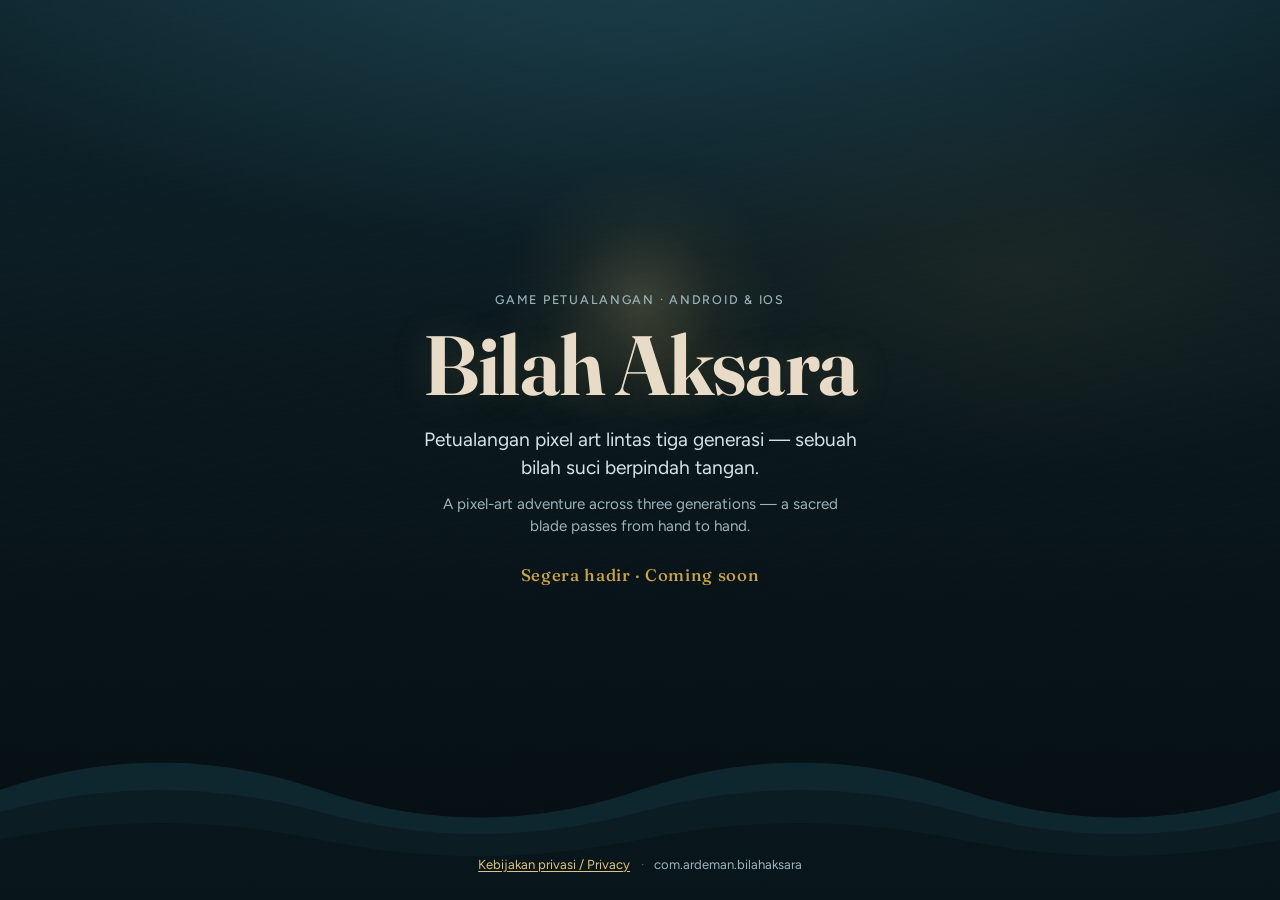
<file: index.html>
<!DOCTYPE html>
<html lang="id">
<head>
	<meta charset="utf-8" />
	<meta name="viewport" content="width=device-width, initial-scale=1" />
	<title>Bilah Aksara</title>
	<meta name="description" content="Bilah Aksara — petualangan pixel art lintas tiga generasi. Segera hadir." />
	<meta name="theme-color" content="#0a171c" />
	<link rel="preconnect" href="https://fonts.googleapis.com" />
	<link rel="preconnect" href="https://fonts.gstatic.com" crossorigin />
	<link href="https://fonts.googleapis.com/css2?family=Fraunces:opsz,wght@9..144,500;9..144,650&family=Figtree:wght@400;500;600&display=swap" rel="stylesheet" />
	<link rel="stylesheet" href="/styles.css" />
</head>
<body class="page-home">
	<div class="sky" aria-hidden="true">
		<div class="sky__glow"></div>
		<div class="sky__haze"></div>
		<svg class="sky__waves" viewBox="0 0 320 80" preserveAspectRatio="none">
			<path class="wave wave--a" d="M0 40 Q40 20 80 40 T160 40 T240 40 T320 40 V80 H0 Z" />
			<path class="wave wave--b" d="M0 48 Q40 32 80 48 T160 48 T240 48 T320 48 V80 H0 Z" />
			<path class="wave wave--c" d="M0 58 Q40 46 80 58 T160 58 T240 58 T320 58 V80 H0 Z" />
		</svg>
	</div>

	<main class="hero">
		<p class="eyebrow">Game petualangan · Android &amp; iOS</p>
		<h1 class="brand">Bilah Aksara</h1>
		<p class="line-id">Petualangan pixel art lintas tiga generasi — sebuah bilah suci berpindah tangan.</p>
		<p class="line-en">A pixel-art adventure across three generations — a sacred blade passes from hand to hand.</p>
		<p class="soon">Segera hadir · Coming soon</p>
	</main>

	<footer class="site-foot">
		<a href="/privacy/">Kebijakan privasi / Privacy</a>
		<span class="sep" aria-hidden="true">·</span>
		<span>com.ardeman.bilahaksara</span>
	</footer>
</body>
</html>
</file>
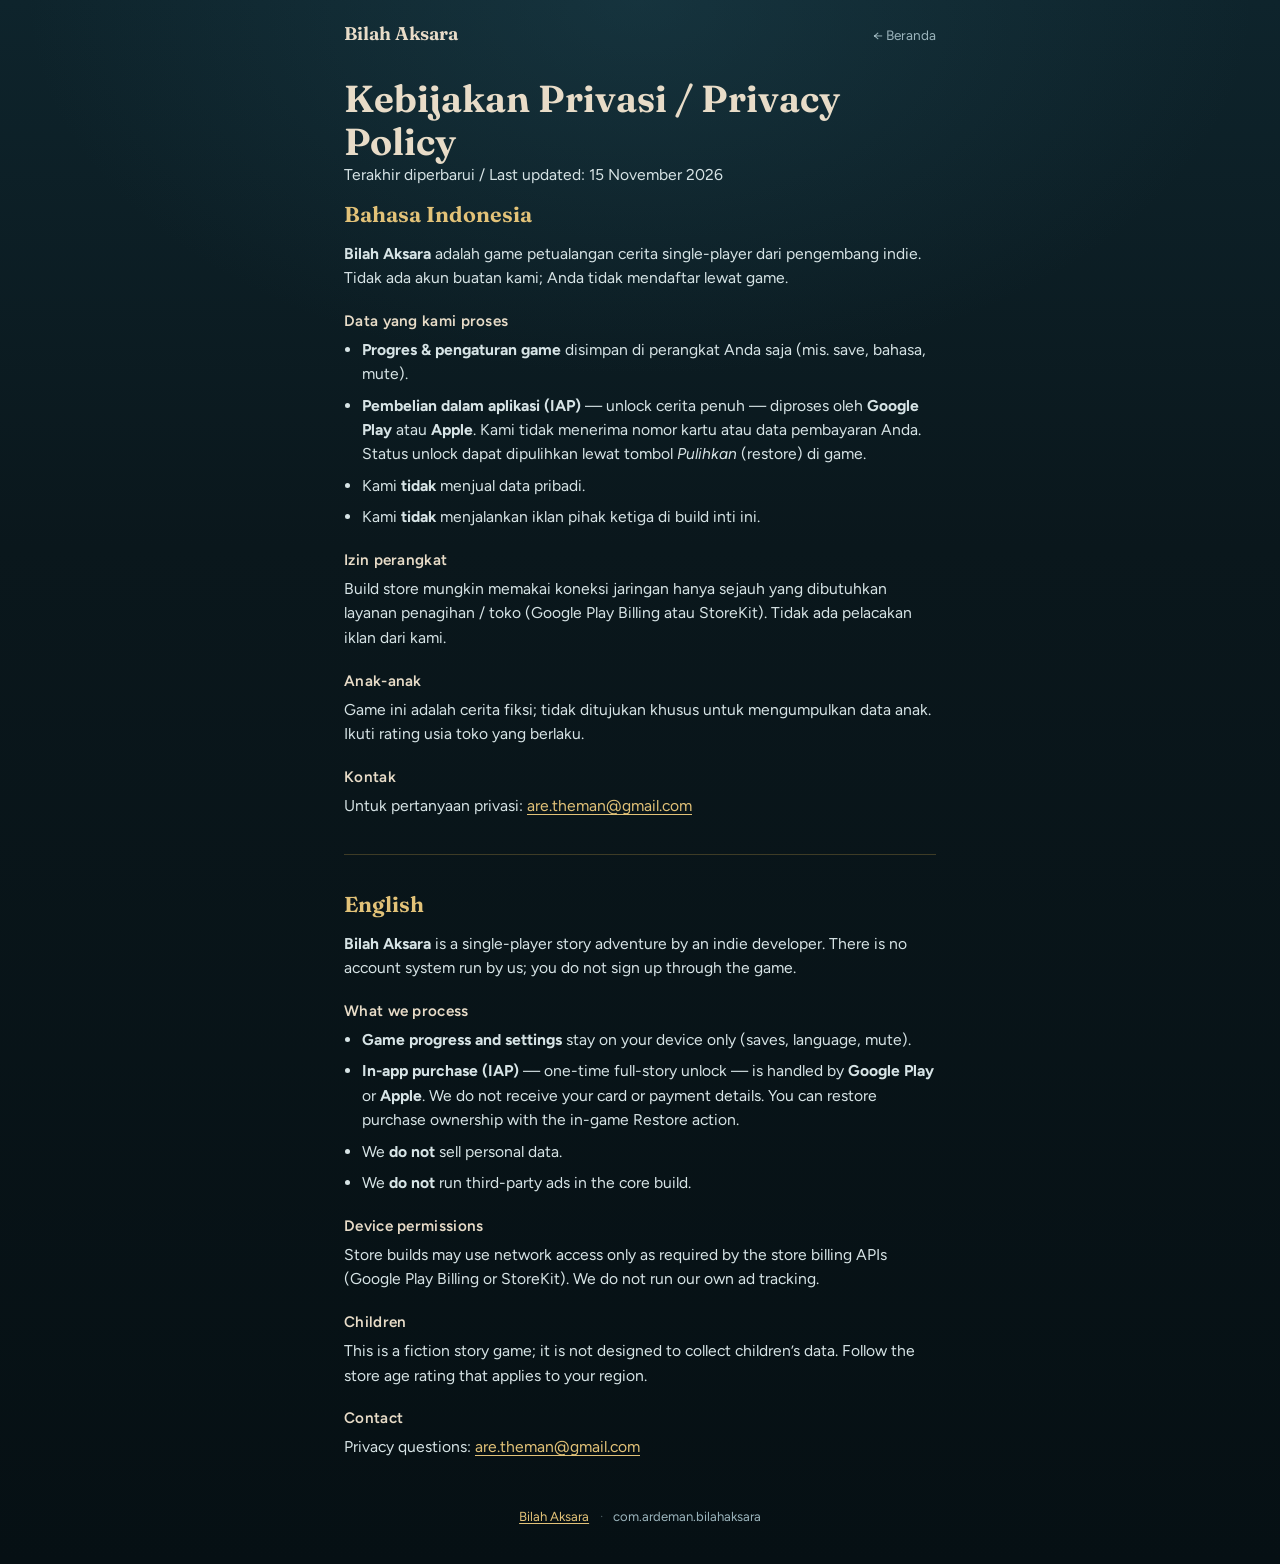
<file: privacy/index.html>
<!DOCTYPE html>
<html lang="id">
<head>
	<meta charset="utf-8" />
	<meta name="viewport" content="width=device-width, initial-scale=1" />
	<title>Kebijakan Privasi — Bilah Aksara</title>
	<meta name="description" content="Kebijakan privasi / Privacy policy for Bilah Aksara." />
	<meta name="theme-color" content="#0a171c" />
	<link rel="preconnect" href="https://fonts.googleapis.com" />
	<link rel="preconnect" href="https://fonts.gstatic.com" crossorigin />
	<link href="https://fonts.googleapis.com/css2?family=Fraunces:opsz,wght@9..144,500;9..144,650&family=Figtree:wght@400;500;600&display=swap" rel="stylesheet" />
	<link rel="stylesheet" href="/styles.css" />
</head>
<body class="page-privacy">
	<header class="doc-top">
		<a class="doc-brand" href="/">Bilah Aksara</a>
		<a class="doc-back" href="/">← Beranda</a>
	</header>

	<article class="doc">
		<h1>Kebijakan Privasi / Privacy Policy</h1>
		<p class="doc-meta">Terakhir diperbarui / Last updated: 15 November 2026</p>

		<section lang="id">
			<h2>Bahasa Indonesia</h2>
			<p><strong>Bilah Aksara</strong> adalah game petualangan cerita single-player dari pengembang indie. Tidak ada akun buatan kami; Anda tidak mendaftar lewat game.</p>

			<h3>Data yang kami proses</h3>
			<ul>
				<li><strong>Progres &amp; pengaturan game</strong> disimpan di perangkat Anda saja (mis. save, bahasa, mute).</li>
				<li><strong>Pembelian dalam aplikasi (IAP)</strong> — unlock cerita penuh — diproses oleh <strong>Google Play</strong> atau <strong>Apple</strong>. Kami tidak menerima nomor kartu atau data pembayaran Anda. Status unlock dapat dipulihkan lewat tombol <em>Pulihkan</em> (restore) di game.</li>
				<li>Kami <strong>tidak</strong> menjual data pribadi.</li>
				<li>Kami <strong>tidak</strong> menjalankan iklan pihak ketiga di build inti ini.</li>
			</ul>

			<h3>Izin perangkat</h3>
			<p>Build store mungkin memakai koneksi jaringan hanya sejauh yang dibutuhkan layanan penagihan / toko (Google Play Billing atau StoreKit). Tidak ada pelacakan iklan dari kami.</p>

			<h3>Anak-anak</h3>
			<p>Game ini adalah cerita fiksi; tidak ditujukan khusus untuk mengumpulkan data anak. Ikuti rating usia toko yang berlaku.</p>

			<h3>Kontak</h3>
			<p>Untuk pertanyaan privasi: <a href="mailto:are.theman@gmail.com">are.theman@gmail.com</a></p>
		</section>

		<hr class="doc-rule" />

		<section lang="en">
			<h2>English</h2>
			<p><strong>Bilah Aksara</strong> is a single-player story adventure by an indie developer. There is no account system run by us; you do not sign up through the game.</p>

			<h3>What we process</h3>
			<ul>
				<li><strong>Game progress and settings</strong> stay on your device only (saves, language, mute).</li>
				<li><strong>In-app purchase (IAP)</strong> — one-time full-story unlock — is handled by <strong>Google Play</strong> or <strong>Apple</strong>. We do not receive your card or payment details. You can restore purchase ownership with the in-game Restore action.</li>
				<li>We <strong>do not</strong> sell personal data.</li>
				<li>We <strong>do not</strong> run third-party ads in the core build.</li>
			</ul>

			<h3>Device permissions</h3>
			<p>Store builds may use network access only as required by the store billing APIs (Google Play Billing or StoreKit). We do not run our own ad tracking.</p>

			<h3>Children</h3>
			<p>This is a fiction story game; it is not designed to collect children’s data. Follow the store age rating that applies to your region.</p>

			<h3>Contact</h3>
			<p>Privacy questions: <a href="mailto:are.theman@gmail.com">are.theman@gmail.com</a></p>
		</section>
	</article>

	<footer class="site-foot site-foot--doc">
		<a href="/">Bilah Aksara</a>
		<span class="sep" aria-hidden="true">·</span>
		<span>com.ardeman.bilahaksara</span>
	</footer>
</body>
</html>
</file>
<file: styles.css>
:root {
	--ink: #0a171c;
	--sea: #123039;
	--deep: #061014;
	--mist: #9bb4bc;
	--foam: #d7e4e6;
	--gold: #c9a24a;
	--gold-soft: #e2c278;
	--parchment: #e8dcc8;
	--rule: rgba(201, 162, 74, 0.28);
	--font-brand: "Fraunces", "Iowan Old Style", "Palatino Linotype", Palatino, serif;
	--font-body: "Figtree", "Avenir Next", "Segoe UI", sans-serif;
}

*,
*::before,
*::after {
	box-sizing: border-box;
}

html {
	color-scheme: dark;
}

body {
	margin: 0;
	min-height: 100dvh;
	font-family: var(--font-body);
	font-weight: 400;
	color: var(--foam);
	background: var(--ink);
	-webkit-font-smoothing: antialiased;
	text-rendering: optimizeLegibility;
}

a {
	color: var(--gold-soft);
	text-decoration-thickness: 1px;
	text-underline-offset: 0.18em;
}

a:hover {
	color: var(--parchment);
}

/* ——— Landing ——— */

.page-home {
	display: grid;
	grid-template-rows: 1fr auto;
	position: relative;
	overflow: hidden;
}

.sky {
	position: absolute;
	inset: 0;
	z-index: 0;
	background:
		radial-gradient(ellipse 90% 55% at 50% -10%, rgba(42, 92, 108, 0.55), transparent 70%),
		radial-gradient(ellipse 60% 40% at 80% 30%, rgba(201, 162, 74, 0.08), transparent 55%),
		linear-gradient(180deg, #0e242c 0%, var(--ink) 48%, var(--deep) 100%);
}

.sky__glow {
	position: absolute;
	left: 50%;
	top: 18%;
	width: min(42vw, 280px);
	height: min(42vw, 280px);
	transform: translateX(-50%);
	border-radius: 50%;
	background: radial-gradient(circle, rgba(226, 194, 120, 0.22) 0%, rgba(201, 162, 74, 0.06) 40%, transparent 70%);
	animation: breathe 7s ease-in-out infinite;
}

.sky__haze {
	position: absolute;
	inset: 0;
	background:
		linear-gradient(180deg, transparent 55%, rgba(6, 16, 20, 0.85) 100%),
		repeating-linear-gradient(
			-12deg,
			transparent 0 11px,
			rgba(155, 180, 188, 0.018) 11px 12px
		);
	opacity: 0.9;
	pointer-events: none;
}

.sky__waves {
	position: absolute;
	left: 0;
	right: 0;
	bottom: 0;
	width: 100%;
	height: min(28vh, 220px);
	opacity: 0.55;
}

.wave {
	fill: #0f2a33;
}

.wave--a {
	fill: #163843;
	animation: drift 14s ease-in-out infinite;
}

.wave--b {
	fill: #102830;
	animation: drift 18s ease-in-out infinite reverse;
}

.wave--c {
	fill: #0a1c22;
	animation: drift 22s ease-in-out infinite;
}

.hero {
	position: relative;
	z-index: 1;
	display: flex;
	flex-direction: column;
	justify-content: center;
	align-items: center;
	text-align: center;
	padding: clamp(2.5rem, 8vh, 5rem) clamp(1.25rem, 5vw, 2.5rem) 2rem;
	max-width: 40rem;
	margin: 0 auto;
	animation: rise 1.1s ease-out both;
}

.eyebrow {
	margin: 0 0 1.1rem;
	font-size: 0.78rem;
	font-weight: 500;
	letter-spacing: 0.14em;
	text-transform: uppercase;
	color: var(--mist);
}

.brand {
	margin: 0;
	font-family: var(--font-brand);
	font-optical-sizing: auto;
	font-weight: 650;
	font-size: clamp(2.75rem, 11vw, 5.25rem);
	line-height: 0.95;
	letter-spacing: -0.02em;
	color: var(--parchment);
	text-shadow: 0 0 40px rgba(201, 162, 74, 0.18);
}

.line-id {
	margin: 1.35rem 0 0;
	max-width: 28rem;
	font-size: clamp(1.05rem, 2.6vw, 1.2rem);
	line-height: 1.45;
	color: var(--foam);
}

.line-en {
	margin: 0.65rem 0 0;
	max-width: 26rem;
	font-size: 0.95rem;
	line-height: 1.45;
	color: var(--mist);
	font-weight: 400;
}

.soon {
	margin: 1.75rem 0 0;
	font-family: var(--font-brand);
	font-weight: 500;
	font-size: 1.05rem;
	letter-spacing: 0.04em;
	color: var(--gold);
}

.site-foot {
	position: relative;
	z-index: 1;
	display: flex;
	flex-wrap: wrap;
	justify-content: center;
	align-items: center;
	gap: 0.45rem 0.65rem;
	padding: 1.25rem 1.25rem 1.75rem;
	font-size: 0.82rem;
	color: var(--mist);
}

.site-foot .sep {
	opacity: 0.45;
}

.site-foot--doc {
	padding-bottom: 2.5rem;
}

/* ——— Privacy ——— */

.page-privacy {
	background:
		radial-gradient(ellipse 80% 40% at 50% 0%, rgba(42, 92, 108, 0.28), transparent 60%),
		linear-gradient(180deg, #0e242c 0%, var(--ink) 35%, var(--deep) 100%);
}

.doc-top {
	display: flex;
	justify-content: space-between;
	align-items: baseline;
	gap: 1rem;
	padding: 1.35rem clamp(1.25rem, 5vw, 2.5rem) 0;
	max-width: 42rem;
	margin: 0 auto;
}

.doc-brand {
	font-family: var(--font-brand);
	font-weight: 650;
	font-size: 1.15rem;
	color: var(--parchment);
	text-decoration: none;
}

.doc-brand:hover {
	color: var(--gold-soft);
}

.doc-back {
	font-size: 0.85rem;
	color: var(--mist);
	text-decoration: none;
}

.doc-back:hover {
	color: var(--foam);
}

.doc {
	max-width: 42rem;
	margin: 0 auto;
	padding: 2rem clamp(1.25rem, 5vw, 2.5rem) 1rem;
	animation: rise 0.7s ease-out both;
}

.doc h1 {
	margin: 0;
	font-family: var(--font-brand);
	font-weight: 650;
	font-size: clamp(1.75rem, 5vw, 2.35rem);
	line-height: 1.15;
	color: var(--parchment);
}

.doc-meta {
	margin: 0.65rem 0 2rem;
	font-size: 0.85rem;
	color: var(--mist);
}

.doc h2 {
	margin: 0 0 0.85rem;
	font-family: var(--font-brand);
	font-weight: 650;
	font-size: 1.35rem;
	color: var(--gold-soft);
}

.doc h3 {
	margin: 1.35rem 0 0.5rem;
	font-size: 0.95rem;
	font-weight: 600;
	letter-spacing: 0.02em;
	color: var(--parchment);
}

.doc p,
.doc li {
	font-size: 0.98rem;
	line-height: 1.55;
	color: var(--foam);
}

.doc p {
	margin: 0 0 0.85rem;
}

.doc ul {
	margin: 0 0 0.85rem;
	padding-left: 1.15rem;
}

.doc li + li {
	margin-top: 0.45rem;
}

.doc-rule {
	border: 0;
	border-top: 1px solid var(--rule);
	margin: 2.25rem 0;
}

@keyframes rise {
	from {
		opacity: 0;
		transform: translateY(14px);
	}
	to {
		opacity: 1;
		transform: translateY(0);
	}
}

@keyframes breathe {
	0%,
	100% {
		opacity: 0.75;
		transform: translateX(-50%) scale(1);
	}
	50% {
		opacity: 1;
		transform: translateX(-50%) scale(1.06);
	}
}

@keyframes drift {
	0%,
	100% {
		transform: translateX(0);
	}
	50% {
		transform: translateX(-2%);
	}
}

@media (prefers-reduced-motion: reduce) {
	.hero,
	.doc,
	.sky__glow,
	.wave {
		animation: none;
	}
}
</file>
